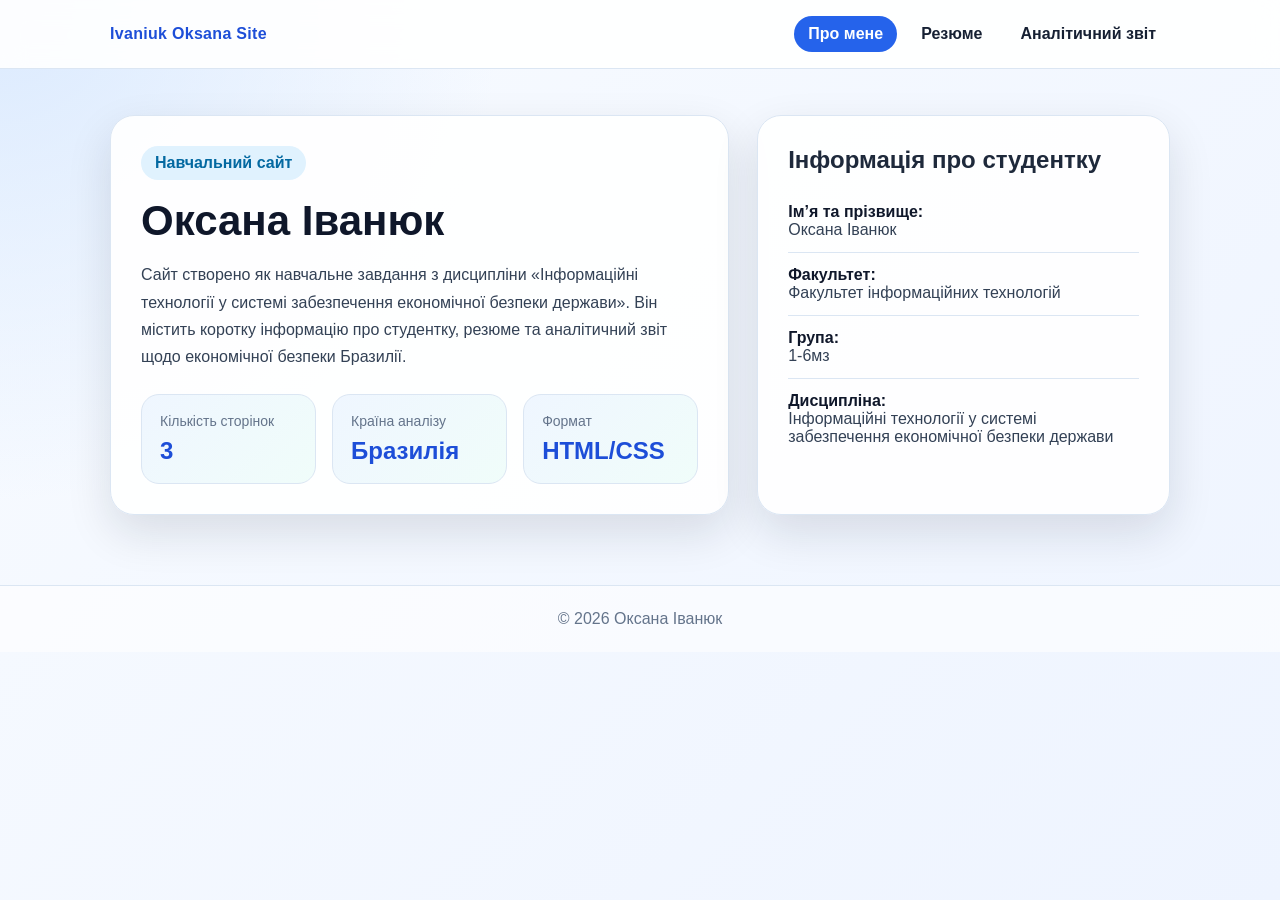
<file: index.html>
<!DOCTYPE html>
<html lang="uk">
<head>
    <meta charset="UTF-8">
    <meta name="viewport" content="width=device-width, initial-scale=1.0">
    <title>Оксана Іванюк — Головна</title>
    <link rel="stylesheet" href="style.css">
</head>
<body>
    <header>
        <div class="header-inner">
            <div class="logo">Ivaniuk Oksana Site</div>
            <nav>
                <a class="active" href="index.html">Про мене</a>
                <a href="resume.html">Резюме</a>
                <a href="report.html">Аналітичний звіт</a>
            </nav>
        </div>
    </header>

    <main>
        <section class="hero">
            <div class="card">
                <span class="badge">Навчальний сайт</span>
                <h1>Оксана Іванюк</h1>
                <p>
                    Сайт створено як навчальне завдання з дисципліни «Інформаційні технології у системі забезпечення економічної безпеки держави».
                    Він містить коротку інформацію про студентку, резюме та аналітичний звіт щодо економічної безпеки Бразилії.
                </p>
                <div class="stat-grid">
                    <div class="stat">
                        <span>Кількість сторінок</span>
                        <strong>3</strong>
                    </div>
                    <div class="stat">
                        <span>Країна аналізу</span>
                        <strong>Бразилія</strong>
                    </div>
                    <div class="stat">
                        <span>Формат</span>
                        <strong>HTML/CSS</strong>
                    </div>
                </div>
            </div>

            <div class="info-card">
                <h2>Інформація про студентку</h2>
                <ul class="info-list">
                    <li><strong>Ім’я та прізвище:</strong><br>Оксана Іванюк</li>
                    <li><strong>Факультет:</strong><br>Факультет інформаційних технологій</li>
                    <li><strong>Група:</strong><br>1-6мз</li>
                    <li><strong>Дисципліна:</strong><br>Інформаційні технології у системі забезпечення економічної безпеки держави</li>
                </ul>
            </div>
        </section>
    </main>

    <footer>© 2026 Оксана Іванюк</footer>
</body>
</html>
</file>
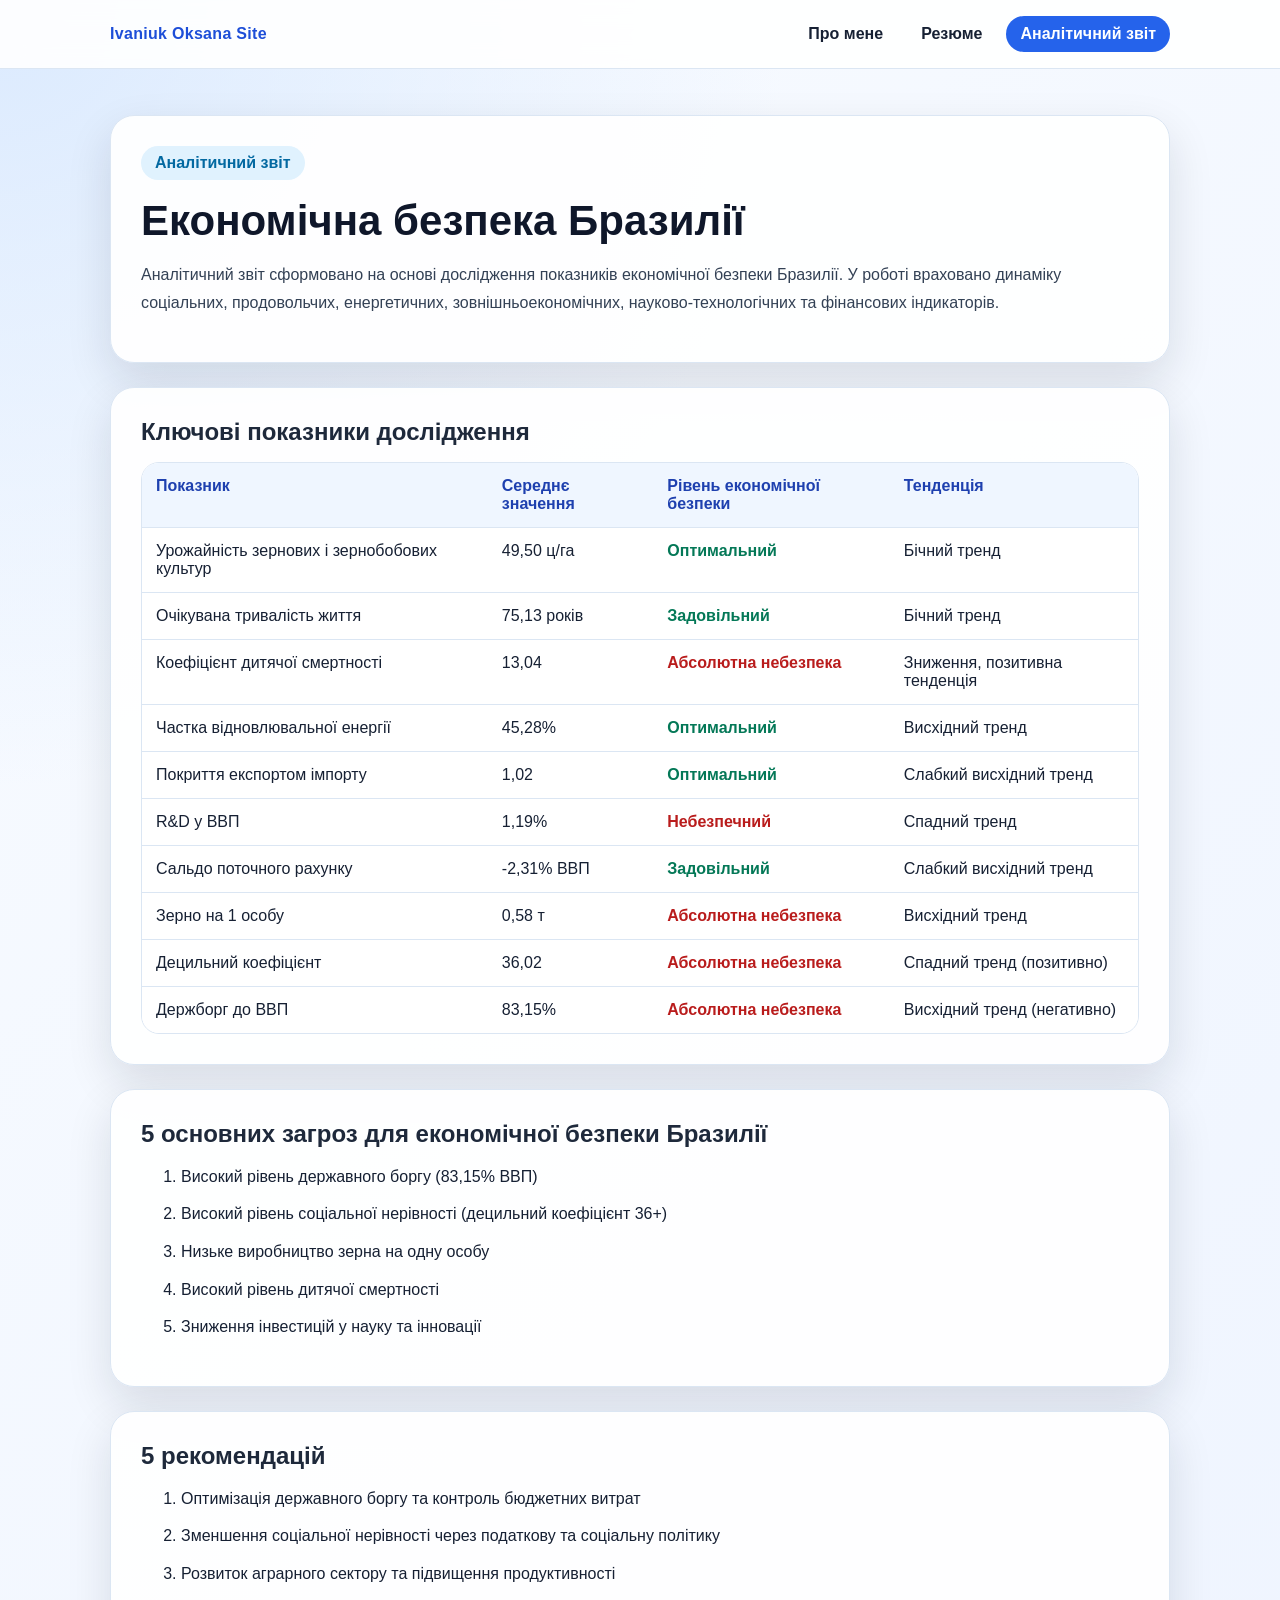
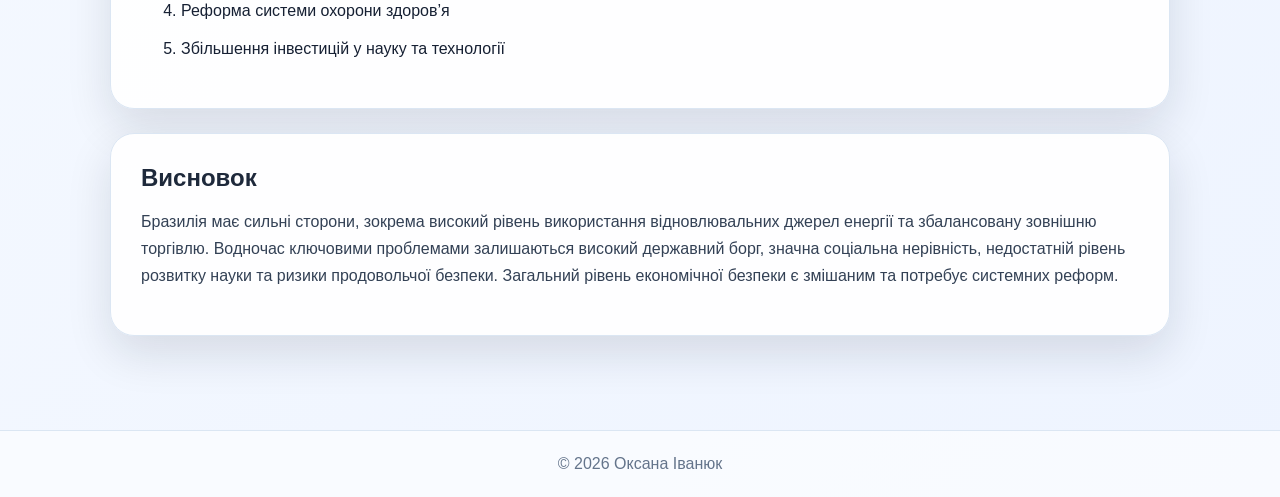
<file: report.html>
<!DOCTYPE html>
<html lang="uk">
<head>
    <meta charset="UTF-8">
    <meta name="viewport" content="width=device-width, initial-scale=1.0">
    <title>Оксана Іванюк — Аналітичний звіт</title>
    <link rel="stylesheet" href="style.css">
</head>
<body>
    <header>
        <div class="header-inner">
            <div class="logo">Ivaniuk Oksana Site</div>
            <nav>
                <a href="index.html">Про мене</a>
                <a href="resume.html">Резюме</a>
                <a class="active" href="report.html">Аналітичний звіт</a>
            </nav>
        </div>
    </header>

    <main>
        <section class="report-section">
            <span class="badge">Аналітичний звіт</span>
            <h1>Економічна безпека Бразилії</h1>
            <p>
                Аналітичний звіт сформовано на основі дослідження показників економічної безпеки Бразилії.
                У роботі враховано динаміку соціальних, продовольчих, енергетичних, зовнішньоекономічних,
                науково-технологічних та фінансових індикаторів.
            </p>
        </section>

        <section class="report-section">
            <h2>Ключові показники дослідження</h2>
            <div class="table-wrap">
                <table>
                    <thead>
                        <tr>
                            <th>Показник</th>
                            <th>Середнє значення</th>
                            <th>Рівень економічної безпеки</th>
                            <th>Тенденція</th>
                        </tr>
                    </thead>
                    <tbody>
                        <tr>
                            <td>Урожайність зернових і зернобобових культур</td>
                            <td>49,50 ц/га</td>
                            <td class="level-good">Оптимальний</td>
                            <td>Бічний тренд</td>
                        </tr>
                        <tr>
                            <td>Очікувана тривалість життя</td>
                            <td>75,13 років</td>
                            <td class="level-good">Задовільний</td>
                            <td>Бічний тренд</td>
                        </tr>
                        <tr>
                            <td>Коефіцієнт дитячої смертності</td>
                            <td>13,04</td>
                            <td class="level-danger">Абсолютна небезпека</td>
                            <td>Зниження, позитивна тенденція</td>
                        </tr>
                        <tr>
                            <td>Частка відновлювальної енергії</td>
                            <td>45,28%</td>
                            <td class="level-good">Оптимальний</td>
                            <td>Висхідний тренд</td>
                        </tr>
                        <tr>
                            <td>Покриття експортом імпорту</td>
                            <td>1,02</td>
                            <td class="level-good">Оптимальний</td>
                            <td>Слабкий висхідний тренд</td>
                        </tr>
                        <tr>
                            <td>R&D у ВВП</td>
                            <td>1,19%</td>
                            <td class="level-danger">Небезпечний</td>
                            <td>Спадний тренд</td>
                        </tr>
                        <tr>
                            <td>Сальдо поточного рахунку</td>
                            <td>-2,31% ВВП</td>
                            <td class="level-good">Задовільний</td>
                            <td>Слабкий висхідний тренд</td>
                        </tr>
                        <tr>
                            <td>Зерно на 1 особу</td>
                            <td>0,58 т</td>
                            <td class="level-danger">Абсолютна небезпека</td>
                            <td>Висхідний тренд</td>
                        </tr>
                        <tr>
                            <td>Децильний коефіцієнт</td>
                            <td>36,02</td>
                            <td class="level-danger">Абсолютна небезпека</td>
                            <td>Спадний тренд (позитивно)</td>
                        </tr>
                        <tr>
                            <td>Держборг до ВВП</td>
                            <td>83,15%</td>
                            <td class="level-danger">Абсолютна небезпека</td>
                            <td>Висхідний тренд (негативно)</td>
                        </tr>
                    </tbody>
                </table>
            </div>
        </section>

        <section class="report-section">
            <h2>5 основних загроз для економічної безпеки Бразилії</h2>
            <ol class="threats">
                <li>Високий рівень державного боргу (83,15% ВВП)</li>
                <li>Високий рівень соціальної нерівності (децильний коефіцієнт 36+)</li>
                <li>Низьке виробництво зерна на одну особу</li>
                <li>Високий рівень дитячої смертності</li>
                <li>Зниження інвестицій у науку та інновації</li>
            </ol>
        </section>

        <section class="report-section">
            <h2>5 рекомендацій</h2>
            <ol class="recommendations">
                <li>Оптимізація державного боргу та контроль бюджетних витрат</li>
                <li>Зменшення соціальної нерівності через податкову та соціальну політику</li>
                <li>Розвиток аграрного сектору та підвищення продуктивності</li>
                <li>Реформа системи охорони здоров’я</li>
                <li>Збільшення інвестицій у науку та технології</li>
            </ol>
        </section>

        <section class="report-section">
            <h2>Висновок</h2>
            <p>
                Бразилія має сильні сторони, зокрема високий рівень використання відновлювальних джерел енергії
                та збалансовану зовнішню торгівлю. Водночас ключовими проблемами залишаються високий державний борг,
                значна соціальна нерівність, недостатній рівень розвитку науки та ризики продовольчої безпеки.
                Загальний рівень економічної безпеки є змішаним та потребує системних реформ.
            </p>
        </section>
    </main>

    <footer>© 2026 Оксана Іванюк</footer>
</body>
</html>
</file>
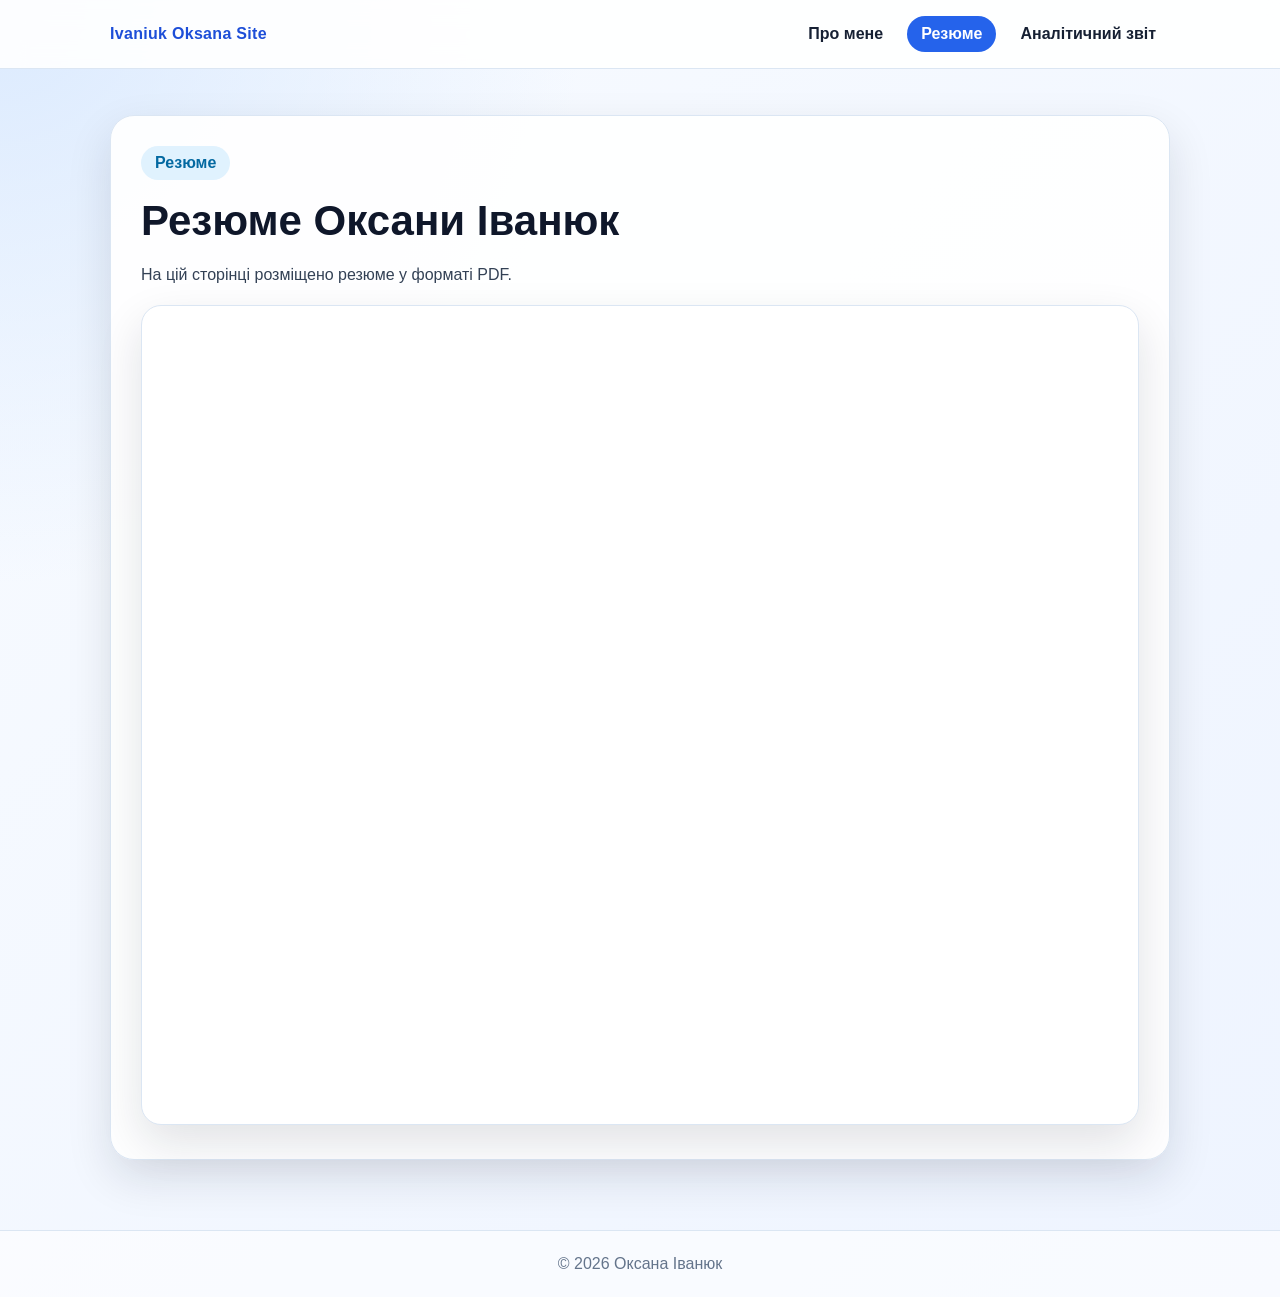
<file: resume.html>
<!DOCTYPE html>
<html lang="uk">
<head>
    <meta charset="UTF-8">
    <meta name="viewport" content="width=device-width, initial-scale=1.0">
    <title>Оксана Іванюк — Резюме</title>
    <link rel="stylesheet" href="style.css">
</head>
<body>
    <header>
        <div class="header-inner">
            <div class="logo">Ivaniuk Oksana Site</div>
            <nav>
                <a href="index.html">Про мене</a>
                <a class="active" href="resume.html">Резюме</a>
                <a href="report.html">Аналітичний звіт</a>
            </nav>
        </div>
    </header>

    <main>
        <section class="card">
            <span class="badge">Резюме</span>
            <h1>Резюме Оксани Іванюк</h1>
            <p>На цій сторінці розміщено резюме у форматі PDF.</p>
            <iframe class="resume-frame" src="files/CV_Ivaniuk_Oksana.pdf" title="Резюме Оксани Іванюк"></iframe>
        </section>
    </main>

    <footer>© 2026 Оксана Іванюк</footer>
</body>
</html>
</file>
<file: style.css>
:root {
    --bg: #eef4ff;
    --card: #ffffff;
    --text: #162033;
    --muted: #64748b;
    --primary: #2563eb;
    --primary-dark: #1d4ed8;
    --accent: #14b8a6;
    --border: #dbe6f3;
    --shadow: 0 18px 45px rgba(15, 23, 42, 0.12);
}

* {
    box-sizing: border-box;
}

body {
    margin: 0;
    font-family: "Segoe UI", Arial, sans-serif;
    background: radial-gradient(circle at top left, #dbeafe 0, transparent 32%),
                linear-gradient(135deg, #f8fbff 0%, var(--bg) 100%);
    color: var(--text);
    min-height: 100vh;
}

header {
    position: sticky;
    top: 0;
    z-index: 10;
    background: rgba(255, 255, 255, 0.9);
    backdrop-filter: blur(12px);
    border-bottom: 1px solid var(--border);
}

.header-inner {
    max-width: 1100px;
    margin: 0 auto;
    padding: 16px 20px;
    display: flex;
    justify-content: space-between;
    align-items: center;
    gap: 20px;
}

.logo {
    font-weight: 800;
    color: var(--primary-dark);
    letter-spacing: 0.3px;
}

nav {
    display: flex;
    gap: 10px;
    flex-wrap: wrap;
}

nav a {
    color: var(--text);
    text-decoration: none;
    font-weight: 600;
    padding: 9px 14px;
    border-radius: 999px;
    transition: 0.2s ease;
}

nav a:hover,
nav a.active {
    background: var(--primary);
    color: white;
}

main {
    max-width: 1100px;
    margin: 0 auto;
    padding: 46px 20px 70px;
}

.hero {
    display: grid;
    grid-template-columns: 1.2fr 0.8fr;
    gap: 28px;
    align-items: stretch;
}

.card,
.info-card,
.report-section {
    background: rgba(255, 255, 255, 0.94);
    border: 1px solid var(--border);
    border-radius: 24px;
    box-shadow: var(--shadow);
    padding: 30px;
}

.badge {
    display: inline-block;
    padding: 8px 14px;
    border-radius: 999px;
    background: #e0f2fe;
    color: #0369a1;
    font-weight: 700;
    margin-bottom: 18px;
}

h1 {
    margin: 0 0 18px;
    font-size: 42px;
    line-height: 1.08;
    color: #0f172a;
}

h2 {
    color: #1e293b;
    margin-top: 0;
    margin-bottom: 16px;
}

h3 {
    color: #1d4ed8;
    margin-bottom: 10px;
}

p {
    line-height: 1.7;
    color: #334155;
}

.info-list {
    list-style: none;
    padding: 0;
    margin: 0;
}

.info-list li {
    padding: 13px 0;
    border-bottom: 1px solid var(--border);
    color: #334155;
}

.info-list li:last-child {
    border-bottom: none;
}

.info-list strong {
    color: #0f172a;
}

.stat-grid {
    display: grid;
    grid-template-columns: repeat(3, 1fr);
    gap: 16px;
    margin-top: 24px;
}

.stat {
    background: linear-gradient(135deg, #eff6ff, #f0fdfa);
    border: 1px solid var(--border);
    border-radius: 18px;
    padding: 18px;
}

.stat span {
    display: block;
    color: var(--muted);
    font-size: 14px;
    margin-bottom: 8px;
}

.stat strong {
    font-size: 24px;
    color: var(--primary-dark);
}

.resume-frame {
    width: 100%;
    height: 820px;
    border: 1px solid var(--border);
    border-radius: 20px;
    box-shadow: var(--shadow);
    background: white;
}

.report-section {
    margin-bottom: 24px;
}

.table-wrap {
    overflow-x: auto;
    border-radius: 18px;
    border: 1px solid var(--border);
}

table {
    width: 100%;
    border-collapse: collapse;
    background: white;
}

th, td {
    padding: 14px;
    border-bottom: 1px solid var(--border);
    text-align: left;
    vertical-align: top;
}

th {
    background: #eff6ff;
    color: #1e40af;
}

tr:last-child td {
    border-bottom: none;
}

.level-danger {
    color: #b91c1c;
    font-weight: 700;
}

.level-critical {
    color: #c2410c;
    font-weight: 700;
}

.level-good {
    color: #047857;
    font-weight: 700;
}

.recommendations li,
.threats li {
    margin-bottom: 12px;
    line-height: 1.6;
}

footer {
    text-align: center;
    color: var(--muted);
    padding: 24px;
    border-top: 1px solid var(--border);
    background: rgba(255,255,255,0.6);
}

@media (max-width: 800px) {
    .header-inner,
    .hero {
        display: block;
    }

    nav {
        margin-top: 14px;
    }

    h1 {
        font-size: 32px;
    }

    .info-card {
        margin-top: 20px;
    }

    .stat-grid {
        grid-template-columns: 1fr;
    }

    .resume-frame {
        height: 650px;
    }
}
</file>
